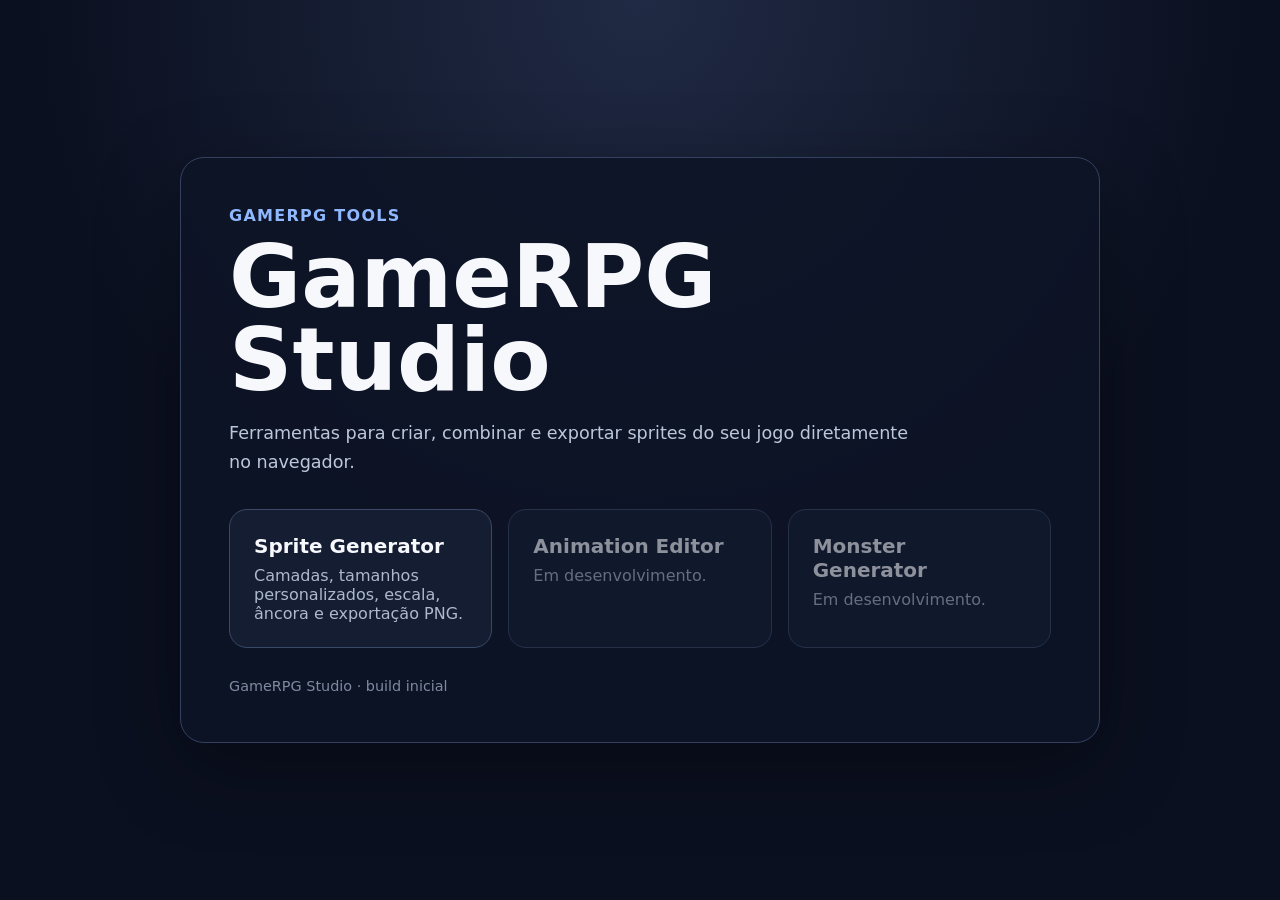
<file: index.html>
<!doctype html>
<html lang="pt-BR">
<head>
  <meta charset="UTF-8" />
  <meta name="viewport" content="width=device-width, initial-scale=1.0" />
  <meta name="description" content="Ferramentas online para criação de sprites e conteúdo do GameRPG." />
  <title>GameRPG Studio</title>
  <style>
    :root { color-scheme: dark; font-family: Inter, system-ui, sans-serif; }
    * { box-sizing: border-box; }
    body { margin: 0; min-height: 100vh; display: grid; place-items: center; background: radial-gradient(circle at top, #202a44, #0b1020 55%); color: #f7f8fc; }
    main { width: min(920px, calc(100% - 32px)); padding: 48px; border: 1px solid #33415f; border-radius: 24px; background: rgba(13, 20, 38, .88); box-shadow: 0 24px 80px rgba(0,0,0,.35); }
    .eyebrow { color: #8fb8ff; font-weight: 700; letter-spacing: .08em; text-transform: uppercase; }
    h1 { margin: 10px 0 12px; font-size: clamp(2.4rem, 7vw, 5.5rem); line-height: .95; }
    p { color: #bcc7db; font-size: 1.1rem; line-height: 1.65; max-width: 680px; }
    .grid { display: grid; grid-template-columns: repeat(auto-fit, minmax(220px, 1fr)); gap: 16px; margin-top: 32px; }
    .card { display: block; padding: 24px; border: 1px solid #3a4968; border-radius: 18px; background: #141d32; color: inherit; text-decoration: none; transition: transform .18s ease, border-color .18s ease; }
    .card:hover { transform: translateY(-4px); border-color: #7ca8ff; }
    .card strong { display: block; font-size: 1.25rem; margin-bottom: 8px; }
    .card span { color: #aeb9cc; }
    .soon { opacity: .55; pointer-events: none; }
    footer { margin-top: 30px; color: #7f8aa2; font-size: .9rem; }
  </style>
</head>
<body>
  <main>
    <div class="eyebrow">GameRPG tools</div>
    <h1>GameRPG Studio</h1>
    <p>Ferramentas para criar, combinar e exportar sprites do seu jogo diretamente no navegador.</p>
    <section class="grid" aria-label="Ferramentas disponíveis">
      <a class="card" href="./tools/sprite-generator/">
        <strong>Sprite Generator</strong>
        <span>Camadas, tamanhos personalizados, escala, âncora e exportação PNG.</span>
      </a>
      <div class="card soon"><strong>Animation Editor</strong><span>Em desenvolvimento.</span></div>
      <div class="card soon"><strong>Monster Generator</strong><span>Em desenvolvimento.</span></div>
    </section>
    <footer>GameRPG Studio · build inicial</footer>
  </main>
</body>
</html>
</file>
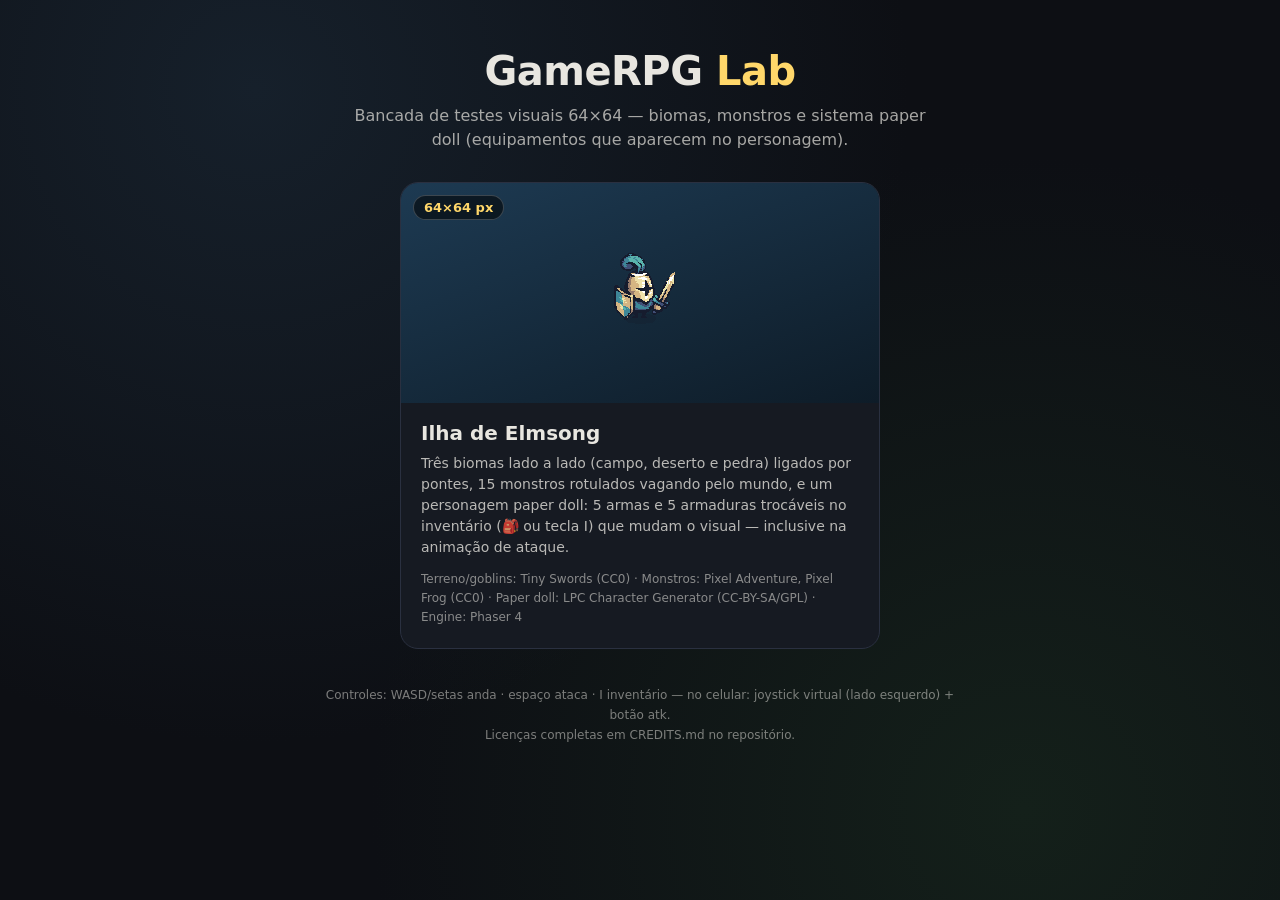
<file: public/index.html>
<!doctype html>
<html lang="pt-BR">
<head>
<meta charset="utf-8">
<meta name="viewport" content="width=device-width, initial-scale=1">
<title>GameRPG Lab — Ilha de Elmsong</title>
<style>
* { margin: 0; padding: 0; box-sizing: border-box; }
body {
  min-height: 100vh; background: #0d0f14; color: #e8e6e0;
  font-family: system-ui, sans-serif;
  display: flex; flex-direction: column; align-items: center;
  padding: 48px 16px 24px;
  background-image: radial-gradient(circle at 20% 10%, #16202b 0%, transparent 50%),
                    radial-gradient(circle at 80% 90%, #14201a 0%, transparent 50%);
}
h1 { font-size: clamp(26px, 5vw, 40px); letter-spacing: -.5px; }
h1 span { color: #ffd76a; }
p.sub { opacity: .7; margin: 10px 0 30px; text-align: center; max-width: 600px; line-height: 1.5; }
.card {
  width: min(480px, 94vw); border-radius: 18px; overflow: hidden;
  text-decoration: none; color: inherit;
  background: #161a22; border: 1px solid #2a3040;
  transition: transform .15s, border-color .15s;
}
.card:hover { transform: translateY(-4px); border-color: #ffd76a66; }
.card .art {
  height: 220px; display: flex; align-items: center; justify-content: center; gap: 26px;
  background: linear-gradient(160deg, #1d3a52, #0e1c28); position: relative;
}
.card .art img { height: 150px; image-rendering: pixelated; }
.badge {
  position: absolute; top: 12px; left: 12px;
  background: rgba(0,0,0,.55); border: 1px solid rgba(255,255,255,.2);
  padding: 4px 10px; border-radius: 14px; font-size: 13px; font-weight: 600; color: #ffd76a;
}
.card .body { padding: 18px 20px 20px; }
.card h2 { font-size: 20px; margin-bottom: 8px; }
.card p { font-size: 14px; opacity: .78; line-height: 1.5; }
.meta { margin-top: 12px; font-size: 12px; opacity: .55; line-height: 1.6; }
footer { margin-top: 36px; font-size: 12px; opacity: .5; text-align: center; line-height: 1.7; max-width: 640px; }
</style>
</head>
<body>
<h1>GameRPG <span>Lab</span></h1>
<p class="sub">Bancada de testes visuais 64×64 — biomas, monstros e sistema paper doll
(equipamentos que aparecem no personagem).</p>

<a class="card" href="demo64/">
  <div class="art">
    <span class="badge">64×64 px</span>
    <img src="img/prev64.png" alt="Guerreiro Tiny Swords">
  </div>
  <div class="body">
    <h2>Ilha de Elmsong</h2>
    <p>Três biomas lado a lado (campo, deserto e pedra) ligados por pontes, 15 monstros
    rotulados vagando pelo mundo, e um personagem paper doll: 5 armas e 5 armaduras
    trocáveis no inventário (🎒 ou tecla I) que mudam o visual — inclusive na
    animação de ataque.</p>
    <div class="meta">
      Terreno/goblins: Tiny Swords (CC0) · Monstros: Pixel Adventure, Pixel Frog (CC0) ·
      Paper doll: LPC Character Generator (CC-BY-SA/GPL) · Engine: Phaser 4
    </div>
  </div>
</a>

<footer>
  Controles: WASD/setas anda · espaço ataca · I inventário — no celular: joystick
  virtual (lado esquerdo) + botão atk.<br>
  Licenças completas em CREDITS.md no repositório.
</footer>
</body>
</html>
</file>
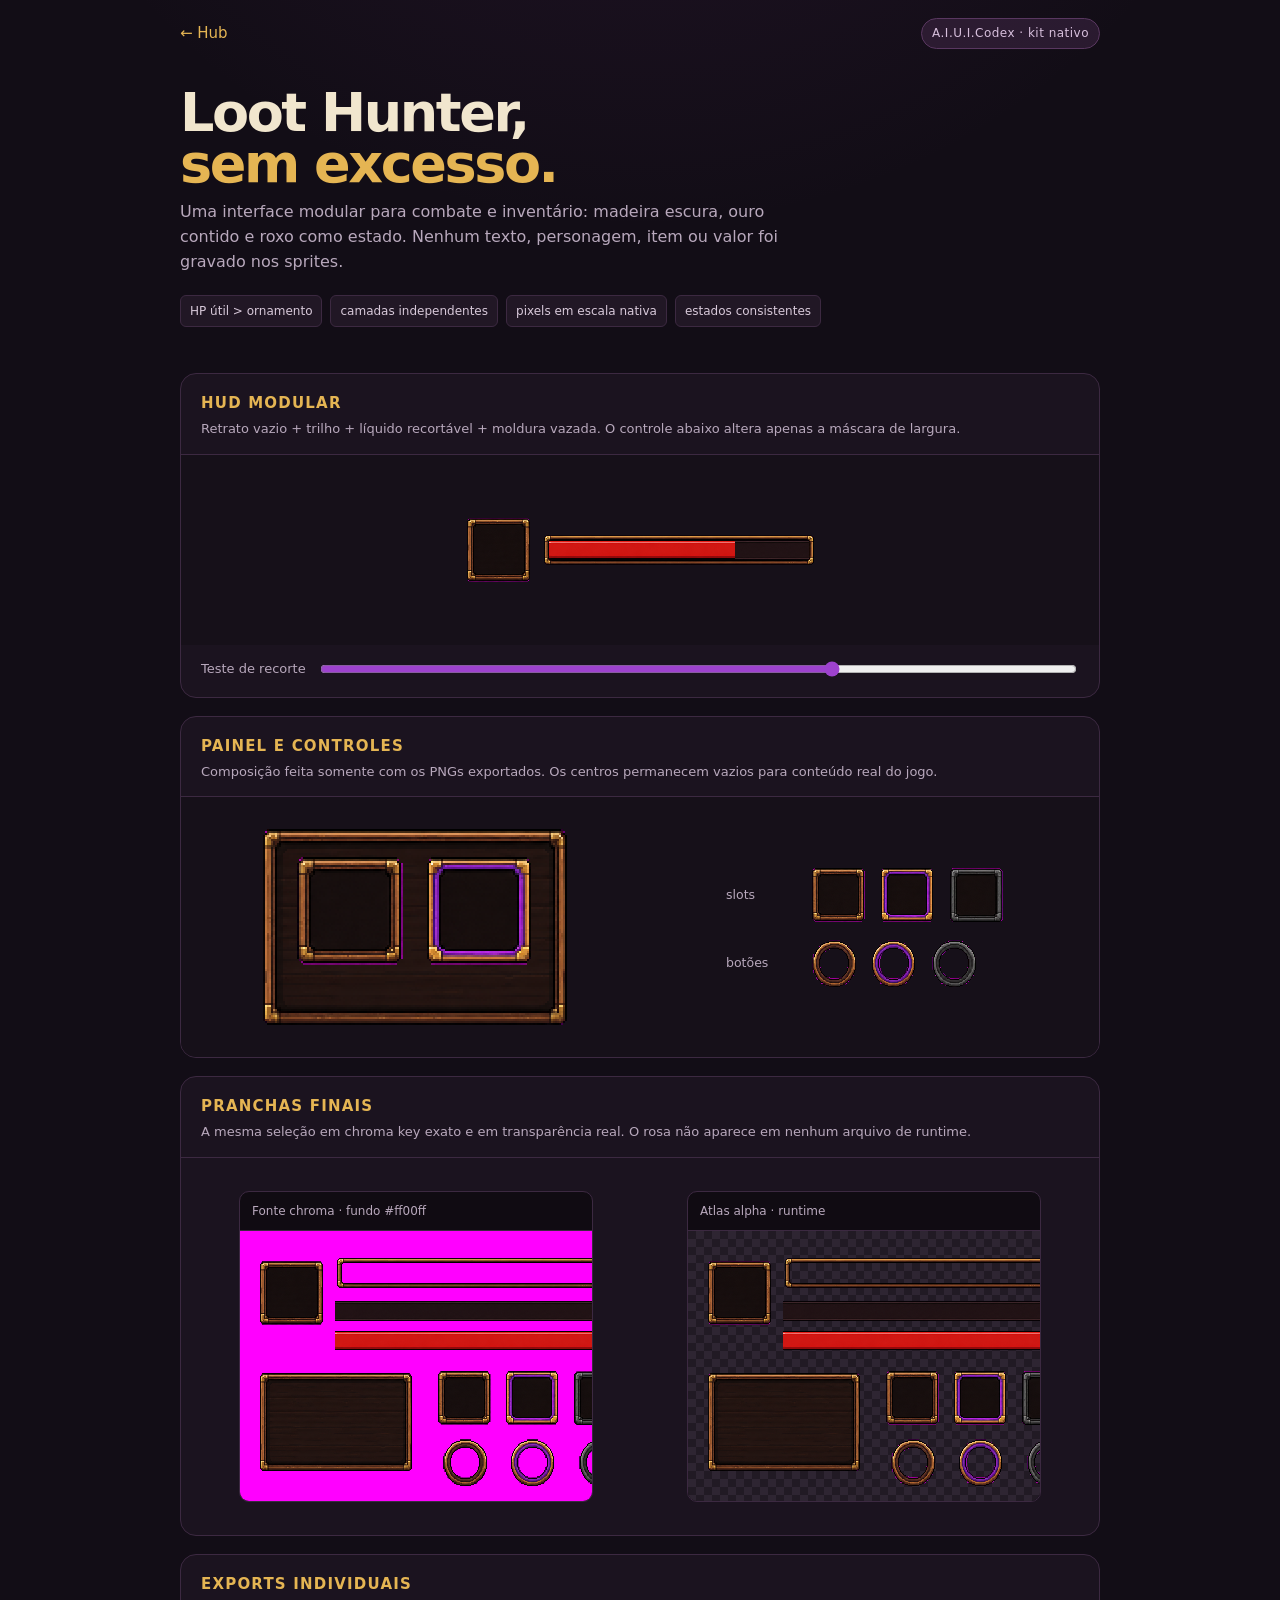
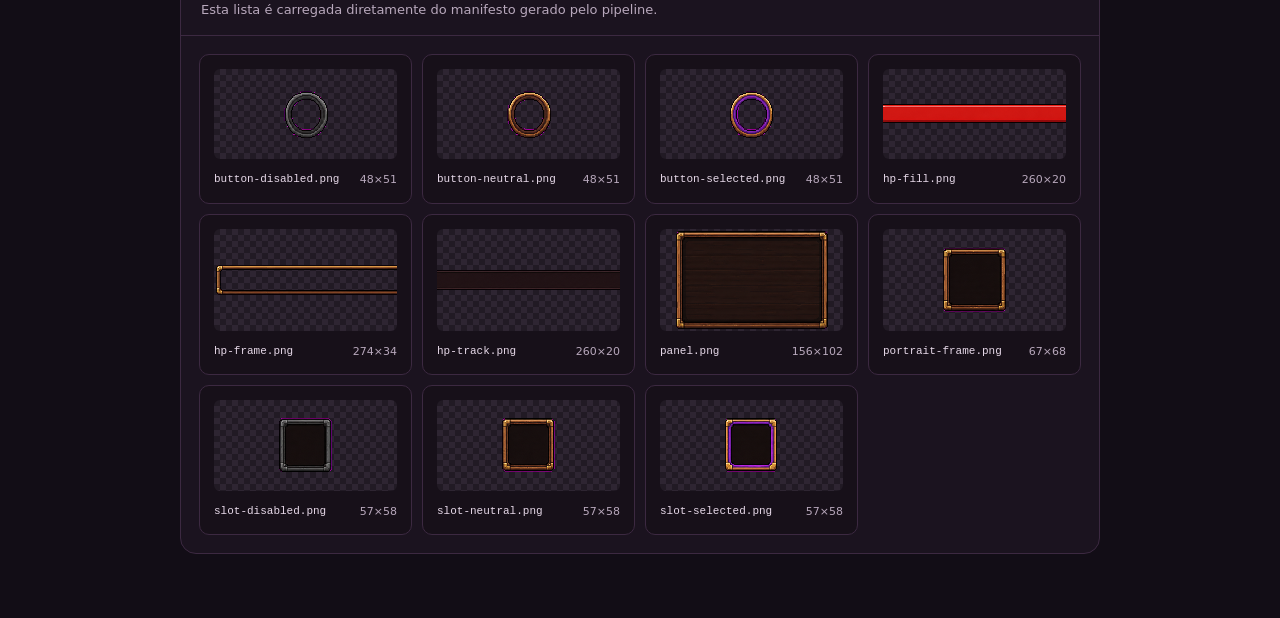
<file: public/ai-ui-codex.html>
<!doctype html>
<html lang="pt-BR">
<head>
<meta charset="utf-8">
<meta name="viewport" content="width=device-width, initial-scale=1">
<title>A.I.U.I.Codex — Loot Hunter</title>
<style>
  :root {
    color-scheme: dark;
    --page: #120d16;
    --surface: #1c1420;
    --surface-2: #261a2a;
    --line: #3c2941;
    --gold: #e5b553;
    --cream: #f1e6ce;
    --muted: #b8a8bc;
    --purple: #9e42ce;
    --magenta: #ff00ff;
  }
  * { box-sizing: border-box; }
  body {
    margin: 0;
    background:
      radial-gradient(circle at 50% -20%, rgba(116, 54, 128, .2), transparent 42rem),
      var(--page);
    color: var(--cream);
    font: 15px/1.55 system-ui, -apple-system, BlinkMacSystemFont, "Segoe UI", sans-serif;
  }
  img { display: block; image-rendering: pixelated; }
  button, input { font: inherit; }
  a { color: var(--gold); }
  .shell { width: min(920px, calc(100% - 24px)); margin: 0 auto; padding: 18px 0 64px; }
  .topline { display: flex; align-items: center; justify-content: space-between; gap: 12px; }
  .back { text-decoration: none; }
  .badge {
    border: 1px solid #593760;
    border-radius: 999px;
    padding: 5px 10px;
    color: #d7bfdc;
    background: rgba(72, 42, 79, .45);
    font-size: 12px;
    letter-spacing: .04em;
  }
  header { padding: 38px 0 28px; max-width: 720px; }
  h1 { margin: 0 0 10px; font-size: clamp(30px, 6vw, 54px); line-height: .96; letter-spacing: -.045em; }
  h1 span { color: var(--gold); }
  header p { margin: 0; color: var(--muted); font-size: 16px; max-width: 62ch; }
  .principles { display: flex; flex-wrap: wrap; gap: 8px; margin-top: 20px; }
  .principles span { padding: 6px 9px; background: #211725; border: 1px solid var(--line); border-radius: 6px; font-size: 12px; color: #d8c9da; }
  section { margin-top: 18px; border: 1px solid var(--line); border-radius: 16px; background: rgba(28, 20, 32, .94); overflow: hidden; }
  .section-head { padding: 18px 20px 14px; border-bottom: 1px solid var(--line); }
  h2 { margin: 0 0 4px; color: var(--gold); font-size: 15px; letter-spacing: .08em; text-transform: uppercase; }
  .section-head p { margin: 0; color: var(--muted); font-size: 13px; }
  .stage { min-height: 190px; padding: 28px 18px; display: grid; place-items: center; background: #161019; }
  .hud-preview { display: flex; align-items: center; gap: 10px; max-width: 100%; }
  .portrait { width: 67px; height: 68px; flex: 0 0 auto; }
  .bar-stack { width: 274px; height: 34px; position: relative; flex: 0 0 auto; }
  .bar-stack > img, .fill-window { position: absolute; }
  .bar-track { left: 7px; top: 7px; width: 260px; height: 20px; }
  .fill-window { left: 7px; top: 7px; width: 68%; max-width: 260px; height: 20px; overflow: hidden; z-index: 1; }
  .fill-window img { width: 260px; height: 20px; max-width: none; }
  .bar-frame { inset: 0; z-index: 2; width: 274px; height: 34px; pointer-events: none; }
  .calibrator { padding: 14px 20px 18px; display: flex; align-items: center; gap: 12px; color: var(--muted); font-size: 13px; }
  .calibrator label { white-space: nowrap; }
  .calibrator input { width: 100%; accent-color: var(--purple); }
  .component-demo { display: grid; grid-template-columns: minmax(190px, 1fr) minmax(190px, 1fr); gap: 20px; align-items: center; }
  .panel-layout { width: 312px; height: 204px; position: relative; image-rendering: pixelated; }
  .panel-layout > .panel { width: 312px; height: 204px; }
  .slot-grid { position: absolute; inset: 28px 34px; display: grid; grid-template-columns: repeat(2, 114px); align-content: start; gap: 10px 16px; }
  .slot-grid img { width: 114px; height: 116px; }
  .state-stack { display: grid; gap: 14px; justify-content: center; }
  .state-row { display: flex; align-items: center; gap: 12px; }
  .state-row img { width: 57px; height: 58px; }
  .state-row.round img { width: 48px; height: 51px; }
  .state-row small { color: var(--muted); width: 72px; }
  .plates { display: grid; grid-template-columns: 1fr 1fr; gap: 14px; padding: 18px; }
  .plate { border: 1px solid var(--line); border-radius: 10px; overflow: hidden; background: #100b12; }
  .plate figcaption { padding: 10px 12px; color: var(--muted); font-size: 12px; border-bottom: 1px solid var(--line); }
  .plate-view { min-height: 270px; display: grid; place-items: center; overflow: auto; }
  .plate-view.magenta { background: var(--magenta); }
  .plate-view.alpha {
    background-color: #211a24;
    background-image: linear-gradient(45deg, #2e2532 25%, transparent 25%), linear-gradient(-45deg, #2e2532 25%, transparent 25%), linear-gradient(45deg, transparent 75%, #2e2532 75%), linear-gradient(-45deg, transparent 75%, #2e2532 75%);
    background-size: 16px 16px;
    background-position: 0 0, 0 8px, 8px -8px, -8px 0;
  }
  .plate-view img { width: 414px; height: 250px; max-width: none; }
  .asset-grid { padding: 18px; display: grid; grid-template-columns: repeat(auto-fit, minmax(170px, 1fr)); gap: 10px; }
  .asset-card { min-height: 150px; padding: 14px; border: 1px solid var(--line); border-radius: 10px; background: #171019; display: grid; grid-template-rows: 1fr auto; gap: 12px; }
  .asset-preview { display: grid; place-items: center; overflow: auto; min-height: 88px; background-color: #211a24; background-image: linear-gradient(45deg, #2e2532 25%, transparent 25%), linear-gradient(-45deg, #2e2532 25%, transparent 25%), linear-gradient(45deg, transparent 75%, #2e2532 75%), linear-gradient(-45deg, transparent 75%, #2e2532 75%); background-size: 12px 12px; background-position: 0 0, 0 6px, 6px -6px, -6px 0; border-radius: 6px; }
  .asset-preview img { max-width: none; }
  .asset-meta { display: flex; justify-content: space-between; gap: 8px; color: var(--muted); font-size: 11px; }
  .asset-meta code { color: #e7d9e9; overflow-wrap: anywhere; }
  .error { padding: 18px; color: #ff9e9e; }
  @media (max-width: 720px) {
    .stage { display: block; overflow-x: auto; }
    .hud-preview { width: 351px; margin: 36px auto; }
    .component-demo { grid-template-columns: 1fr; justify-items: center; }
    .panel-layout { transform: scale(.9); transform-origin: center; margin: -10px 0; }
    .plates { grid-template-columns: 1fr; }
    .plate-view img { width: 100%; height: auto; }
  }
</style>
</head>
<body>
<main class="shell">
  <div class="topline">
    <a class="back" href="./">← Hub</a>
    <span class="badge">A.I.U.I.Codex · kit nativo</span>
  </div>

  <header>
    <h1>Loot Hunter,<br><span>sem excesso.</span></h1>
    <p>Uma interface modular para combate e inventário: madeira escura, ouro contido e roxo como estado. Nenhum texto, personagem, item ou valor foi gravado nos sprites.</p>
    <div class="principles" aria-label="Princípios do kit">
      <span>HP útil &gt; ornamento</span>
      <span>camadas independentes</span>
      <span>pixels em escala nativa</span>
      <span>estados consistentes</span>
    </div>
  </header>

  <section aria-labelledby="hud-title">
    <div class="section-head">
      <h2 id="hud-title">HUD modular</h2>
      <p>Retrato vazio + trilho + líquido recortável + moldura vazada. O controle abaixo altera apenas a máscara de largura.</p>
    </div>
    <div class="stage">
      <div class="hud-preview">
        <img class="portrait" src="assets/64/ui/codex/portrait-frame.png" alt="Moldura vazia de retrato">
        <div class="bar-stack" aria-label="Montagem técnica da barra de HP">
          <img class="bar-track" src="assets/64/ui/codex/hp-track.png" alt="">
          <div class="fill-window"><img src="assets/64/ui/codex/hp-fill.png" alt=""></div>
          <img class="bar-frame" src="assets/64/ui/codex/hp-frame.png" alt="Moldura vazada da barra">
        </div>
      </div>
    </div>
    <div class="calibrator">
      <label for="fill-range">Teste de recorte</label>
      <input id="fill-range" type="range" min="0" max="100" value="68">
    </div>
  </section>

  <section aria-labelledby="controls-title">
    <div class="section-head">
      <h2 id="controls-title">Painel e controles</h2>
      <p>Composição feita somente com os PNGs exportados. Os centros permanecem vazios para conteúdo real do jogo.</p>
    </div>
    <div class="stage component-demo">
      <div class="panel-layout" aria-label="Painel vazio com slots vazios">
        <img class="panel" src="assets/64/ui/codex/panel.png" alt="Painel vazio">
        <div class="slot-grid" aria-hidden="true">
          <img src="assets/64/ui/codex/slot-neutral.png" alt="">
          <img src="assets/64/ui/codex/slot-selected.png" alt="">
        </div>
      </div>
      <div class="state-stack">
        <div class="state-row"><small>slots</small><img src="assets/64/ui/codex/slot-neutral.png" alt="Slot neutro"><img src="assets/64/ui/codex/slot-selected.png" alt="Slot selecionado"><img src="assets/64/ui/codex/slot-disabled.png" alt="Slot desabilitado"></div>
        <div class="state-row round"><small>botões</small><img src="assets/64/ui/codex/button-neutral.png" alt="Botão neutro"><img src="assets/64/ui/codex/button-selected.png" alt="Botão selecionado"><img src="assets/64/ui/codex/button-disabled.png" alt="Botão desabilitado"></div>
      </div>
    </div>
  </section>

  <section aria-labelledby="plates-title">
    <div class="section-head">
      <h2 id="plates-title">Pranchas finais</h2>
      <p>A mesma seleção em chroma key exato e em transparência real. O rosa não aparece em nenhum arquivo de runtime.</p>
    </div>
    <div class="plates">
      <figure class="plate">
        <figcaption>Fonte chroma · fundo #ff00ff</figcaption>
        <div class="plate-view magenta"><img src="assets/64/ui/codex/ui-kit-codex-chroma.png" alt="Prancha dos assets sobre fundo magenta"></div>
      </figure>
      <figure class="plate">
        <figcaption>Atlas alpha · runtime</figcaption>
        <div class="plate-view alpha"><img src="assets/64/ui/codex/ui-kit-codex-alpha.png" alt="Prancha dos assets com transparência"></div>
      </figure>
    </div>
  </section>

  <section aria-labelledby="exports-title">
    <div class="section-head">
      <h2 id="exports-title">Exports individuais</h2>
      <p>Esta lista é carregada diretamente do manifesto gerado pelo pipeline.</p>
    </div>
    <div class="asset-grid" id="asset-grid" aria-live="polite"></div>
  </section>
</main>
<script>
  const range = document.getElementById('fill-range');
  const fillWindow = document.querySelector('.fill-window');
  range.addEventListener('input', () => { fillWindow.style.width = `${range.value * 2.6}px`; });

  const grid = document.getElementById('asset-grid');
  fetch('assets/64/ui/codex/manifest.json')
    .then(response => {
      if (!response.ok) throw new Error(`HTTP ${response.status}`);
      return response.json();
    })
    .then(manifest => {
      for (const [name, asset] of Object.entries(manifest.assets)) {
        const card = document.createElement('article');
        card.className = 'asset-card';
        card.innerHTML = `
          <div class="asset-preview"><img src="assets/64/ui/codex/${asset.file}" width="${asset.width}" height="${asset.height}" alt="${name}"></div>
          <div class="asset-meta"><code>${asset.file}</code><span>${asset.width}×${asset.height}</span></div>`;
        grid.appendChild(card);
      }
    })
    .catch(error => { grid.innerHTML = `<p class="error">Não foi possível carregar o manifesto: ${error.message}</p>`; });
</script>
</body>
</html>
</file>
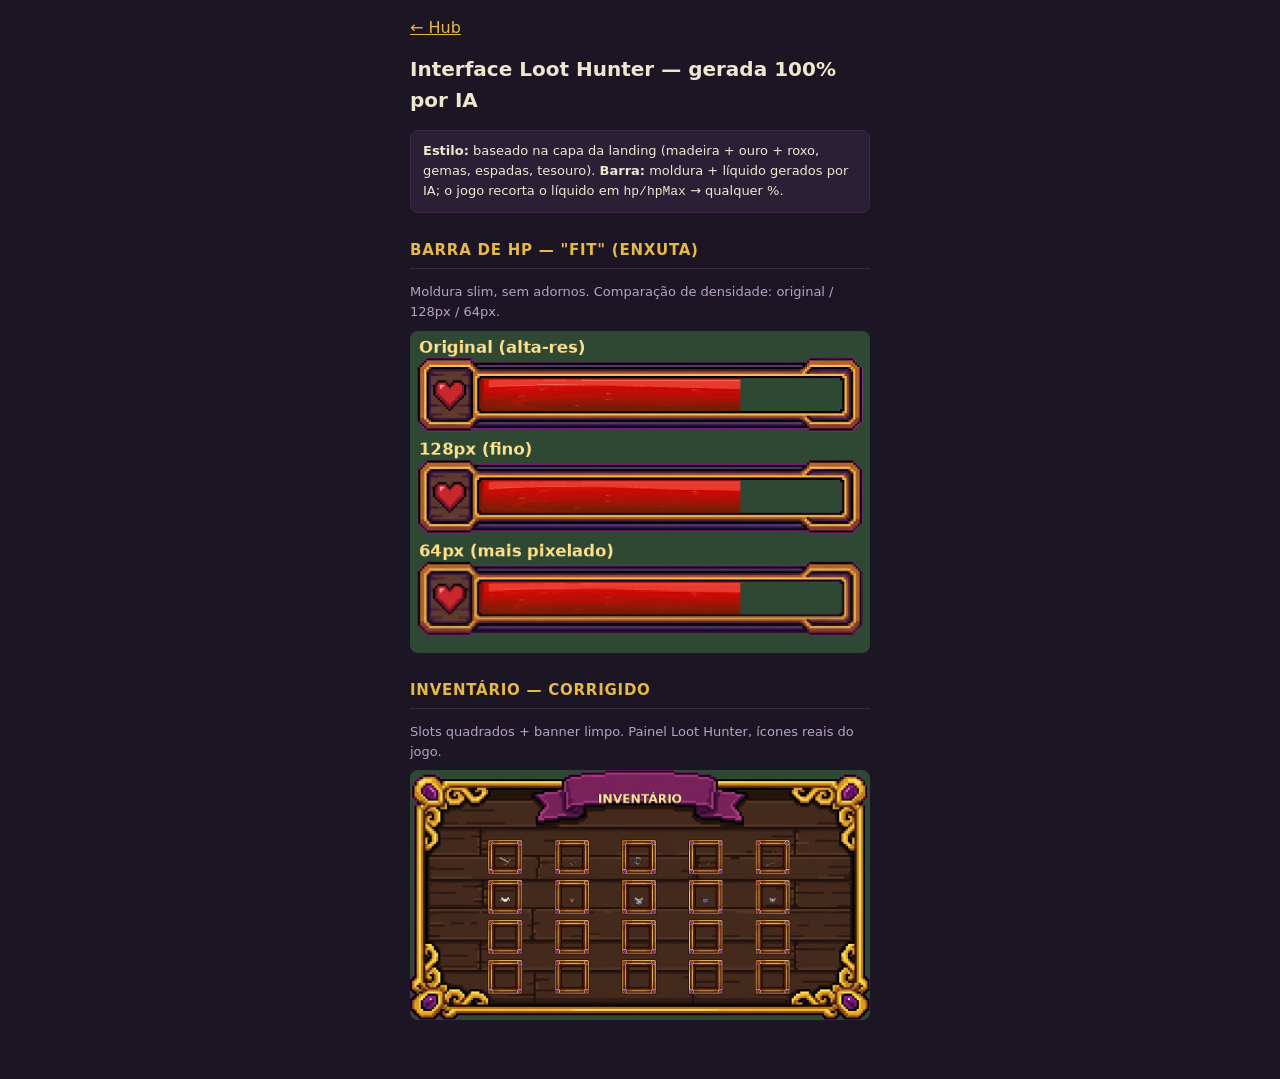
<file: public/ai-ui.html>
<!doctype html>
<html lang="pt-BR">
<head>
<meta charset="utf-8">
<meta name="viewport" content="width=device-width, initial-scale=1">
<title>UI Loot Hunter — 100% IA</title>
<style>
  body { margin:0 auto; max-width:460px; background:#1c1524; color:#eee7d0; font-family:system-ui,sans-serif; padding:16px 12px 60px; line-height:1.55; }
  h1 { font-size:20px; } h2 { font-size:15px; color:#e6b84a; text-transform:uppercase; letter-spacing:.05em; border-bottom:1px solid #3a2a44; padding-bottom:6px; margin:26px 0 10px; }
  .sub { color:#b6a3c4; font-size:13px; margin-bottom:8px; }
  img { width:100%; height:auto; border-radius:8px; display:block; background:#2a1f34; }
  .barwrap { max-width:300px; } .barwrap img { width:100%; }
  a { color:#e6b84a; }
  .key { background:#2a1f34; border:1px solid #3a2a44; border-radius:8px; padding:10px 12px; font-size:13px; margin:10px 0; }
</style>
</head>
<body>
  <a href="./">← Hub</a>
  <h1>Interface Loot Hunter — gerada 100% por IA</h1>
  <div class="key"><b>Estilo:</b> baseado na capa da landing (madeira + ouro + roxo, gemas, espadas, tesouro).
  <b>Barra:</b> moldura + líquido gerados por IA; o jogo recorta o líquido em <code>hp/hpMax</code> → qualquer %.</div>

  <h2>Barra de HP — "fit" (enxuta)</h2>
  <p class="sub">Moldura slim, sem adornos. Comparação de densidade: original / 128px / 64px.</p>
  <img src="_ui_compare/fit_compare.png" alt="Barra HP fit em 3 densidades">

  <h2>Inventário — corrigido</h2>
  <p class="sub">Slots quadrados + banner limpo. Painel Loot Hunter, ícones reais do jogo.</p>
  <img src="_ui_compare/lh_inventario.png" alt="Inventário Loot Hunter">
</body>
</html>
</file>
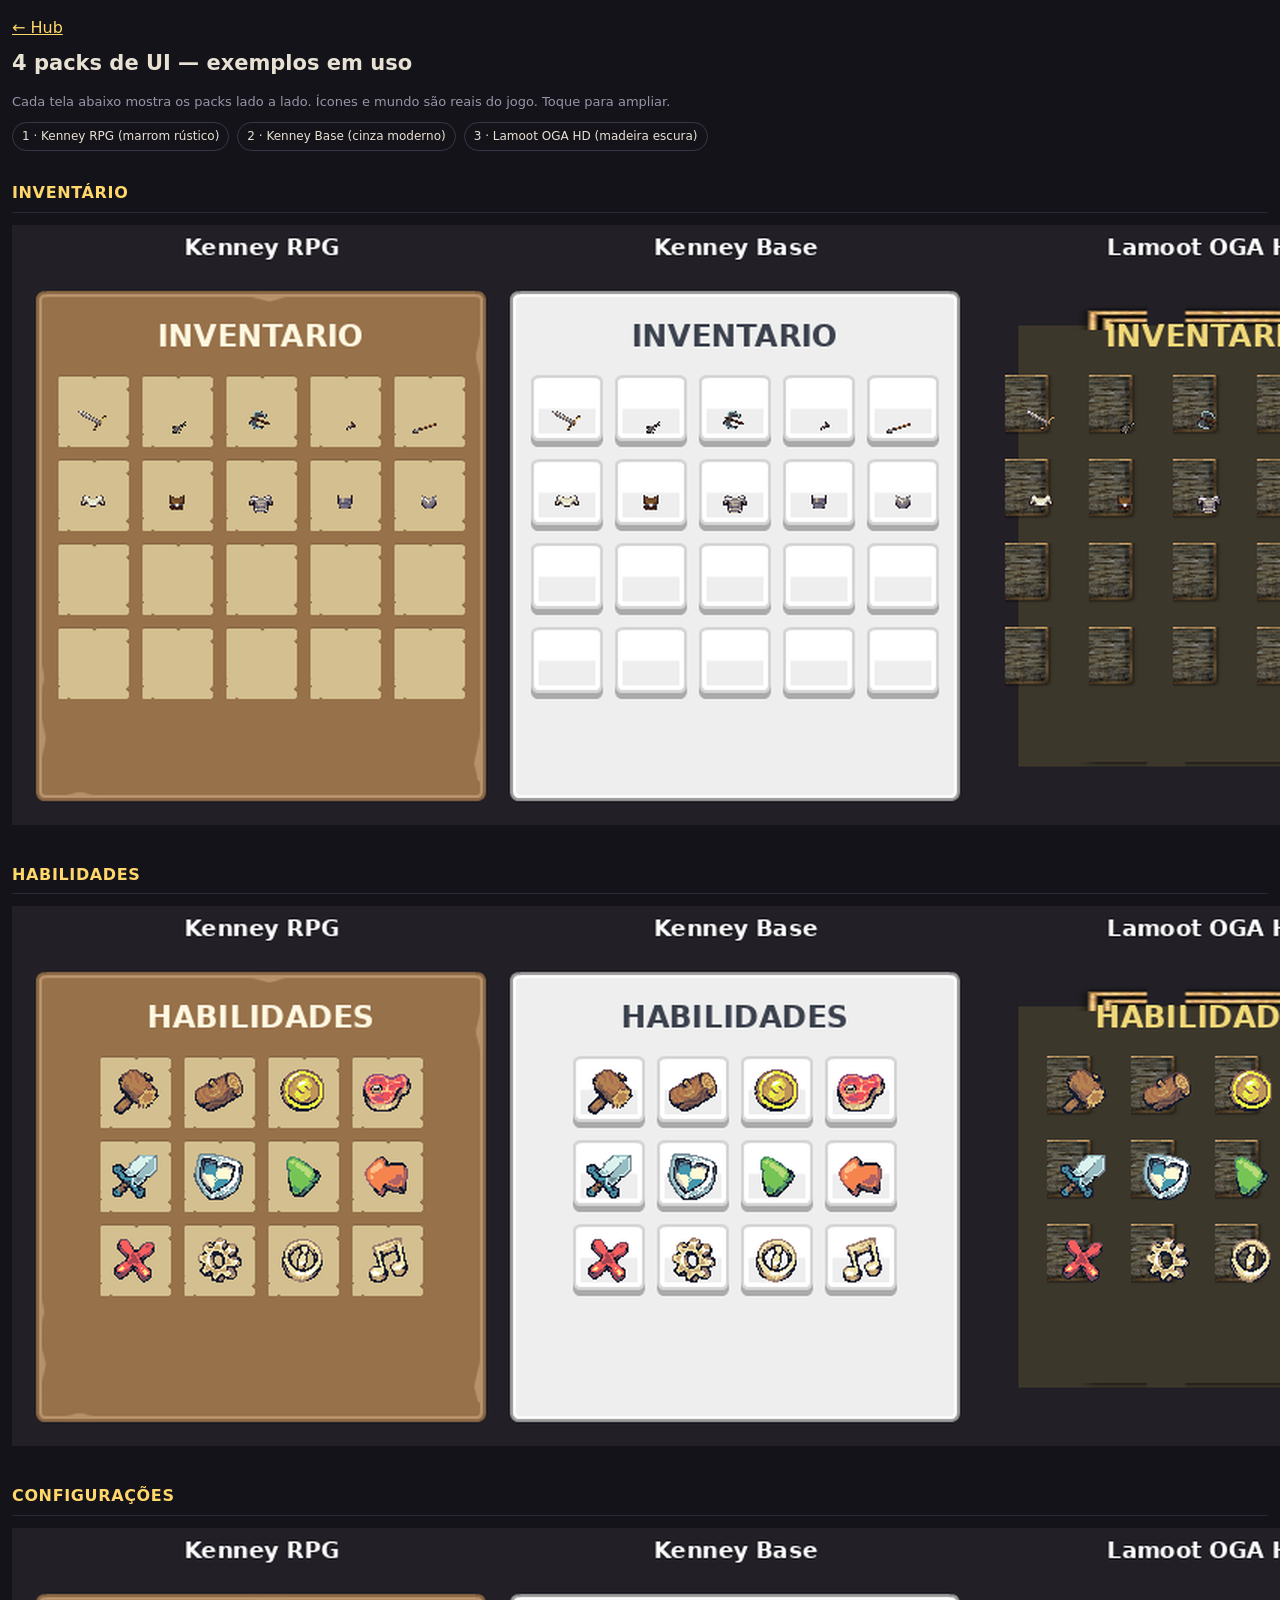
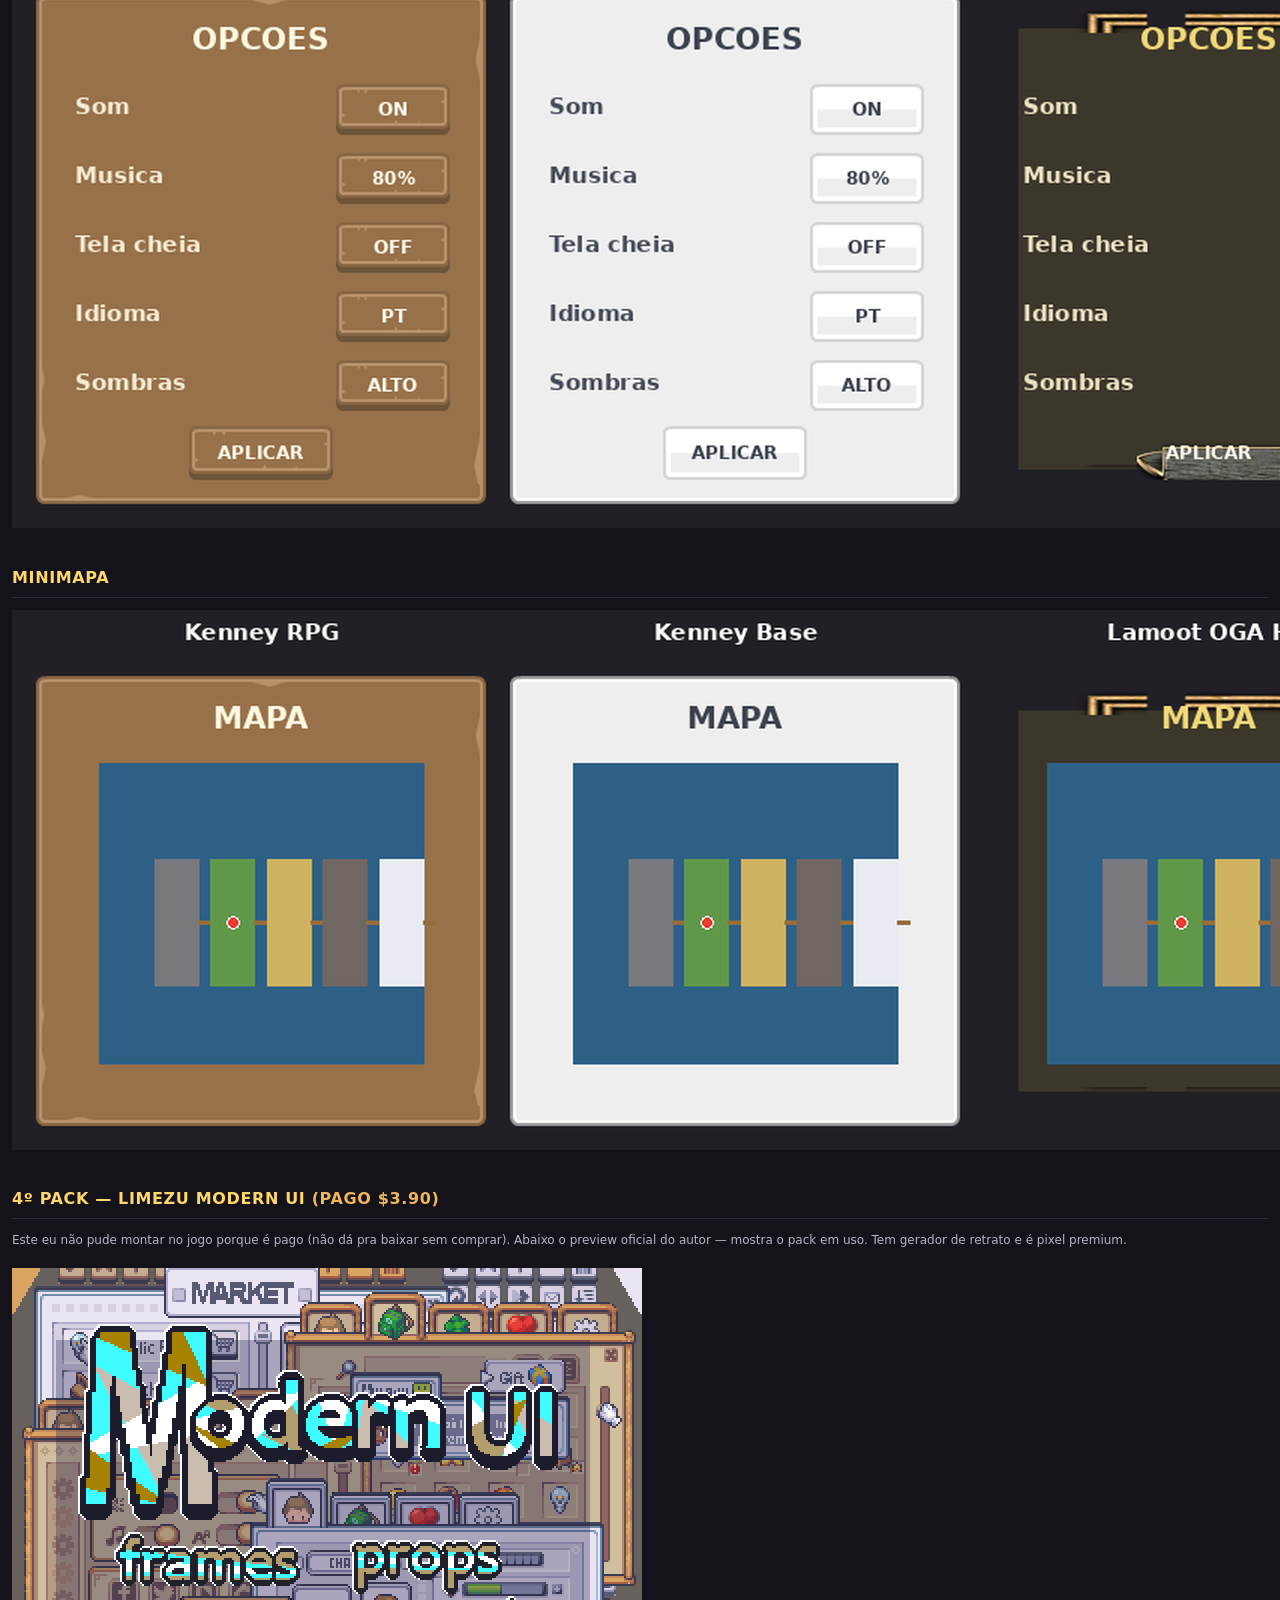
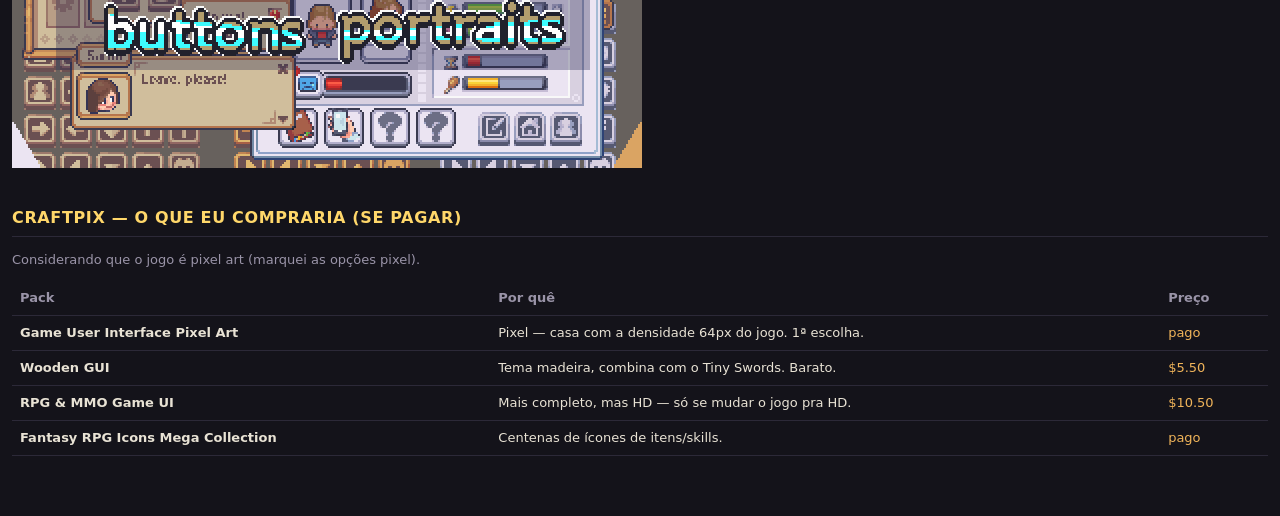
<file: public/ui-kits.html>
<!doctype html>
<html lang="pt-BR">
<head>
<meta charset="utf-8">
<meta name="viewport" content="width=device-width, initial-scale=1">
<title>4 packs de UI em uso — comparação</title>
<style>
  * { box-sizing: border-box; }
  body { margin: 0; background: #14131a; color: #e8e2d4; font-family: system-ui, sans-serif; padding: 16px 12px 60px; line-height: 1.55; }
  h1 { font-size: 21px; margin: 6px 0 4px; }
  h2 { font-size: 16px; color: #ffd76a; letter-spacing: .04em; text-transform: uppercase; border-bottom: 1px solid #2c2938; padding-bottom: 6px; margin: 30px 0 12px; }
  .sub { color: #9a94a8; font-size: 13px; margin-bottom: 10px; }
  section img { width: 100%; height: auto; border-radius: 8px; display: block; background: #222028; margin-bottom: 4px; }
  .cap { font-size: 12px; color: #b8b2c4; margin-bottom: 18px; }
  .legend { display:flex; gap:8px; flex-wrap:wrap; margin: 10px 0 18px; }
  .tag { font-size: 12px; padding: 4px 9px; border-radius: 20px; border: 1px solid #3a3648; }
  a { color: #ffd76a; }
  table { width: 100%; border-collapse: collapse; font-size: 13px; }
  td, th { text-align: left; padding: 7px 8px; border-bottom: 1px solid #2c2938; vertical-align: top; }
  th { color: #9a94a8; }
  .paid { color: #f0b45a; }
</style>
</head>
<body>
  <a href="./">← Hub</a>
  <h1>4 packs de UI — exemplos em uso</h1>
  <p class="sub">Cada tela abaixo mostra os packs lado a lado. Ícones e mundo são reais do jogo. Toque para ampliar.</p>
  <div class="legend">
    <span class="tag">1 · Kenney RPG (marrom rústico)</span>
    <span class="tag">2 · Kenney Base (cinza moderno)</span>
    <span class="tag">3 · Lamoot OGA HD (madeira escura)</span>
  </div>

  <h2>Inventário</h2>
  <a href="_ui_compare/cmp_inventario.png" target="_blank"><img src="_ui_compare/cmp_inventario.png" alt="Inventário nos 3 packs"></a>
  <h2>Habilidades</h2>
  <a href="_ui_compare/cmp_skills.png" target="_blank"><img src="_ui_compare/cmp_skills.png" alt="Skills nos 3 packs"></a>
  <h2>Configurações</h2>
  <a href="_ui_compare/cmp_config.png" target="_blank"><img src="_ui_compare/cmp_config.png" alt="Config nos 3 packs"></a>
  <h2>Minimapa</h2>
  <a href="_ui_compare/cmp_minimapa.png" target="_blank"><img src="_ui_compare/cmp_minimapa.png" alt="Minimapa nos 3 packs"></a>

  <h2>4º pack — LimeZu Modern UI <span class="paid">(pago $3.90)</span></h2>
  <p class="cap">Este eu não pude montar no jogo porque é pago (não dá pra baixar sem comprar). Abaixo o preview oficial do autor — mostra o pack em uso. Tem gerador de retrato e é pixel premium.</p>
  <a href="_ui_compare/limezu_preview.png" target="_blank"><img src="_ui_compare/limezu_preview.png" alt="LimeZu Modern UI (preview oficial)"></a>

  <h2>CraftPix — o que eu compraria (se pagar)</h2>
  <p class="sub">Considerando que o jogo é pixel art (marquei as opções pixel).</p>
  <table>
    <tr><th>Pack</th><th>Por quê</th><th>Preço</th></tr>
    <tr><td><b>Game User Interface Pixel Art</b></td><td>Pixel — casa com a densidade 64px do jogo. 1ª escolha.</td><td class="paid">pago</td></tr>
    <tr><td><b>Wooden GUI</b></td><td>Tema madeira, combina com o Tiny Swords. Barato.</td><td class="paid">$5.50</td></tr>
    <tr><td><b>RPG &amp; MMO Game UI</b></td><td>Mais completo, mas HD — só se mudar o jogo pra HD.</td><td class="paid">$10.50</td></tr>
    <tr><td><b>Fantasy RPG Icons Mega Collection</b></td><td>Centenas de ícones de itens/skills.</td><td class="paid">pago</td></tr>
  </table>
</body>
</html>
</file>
